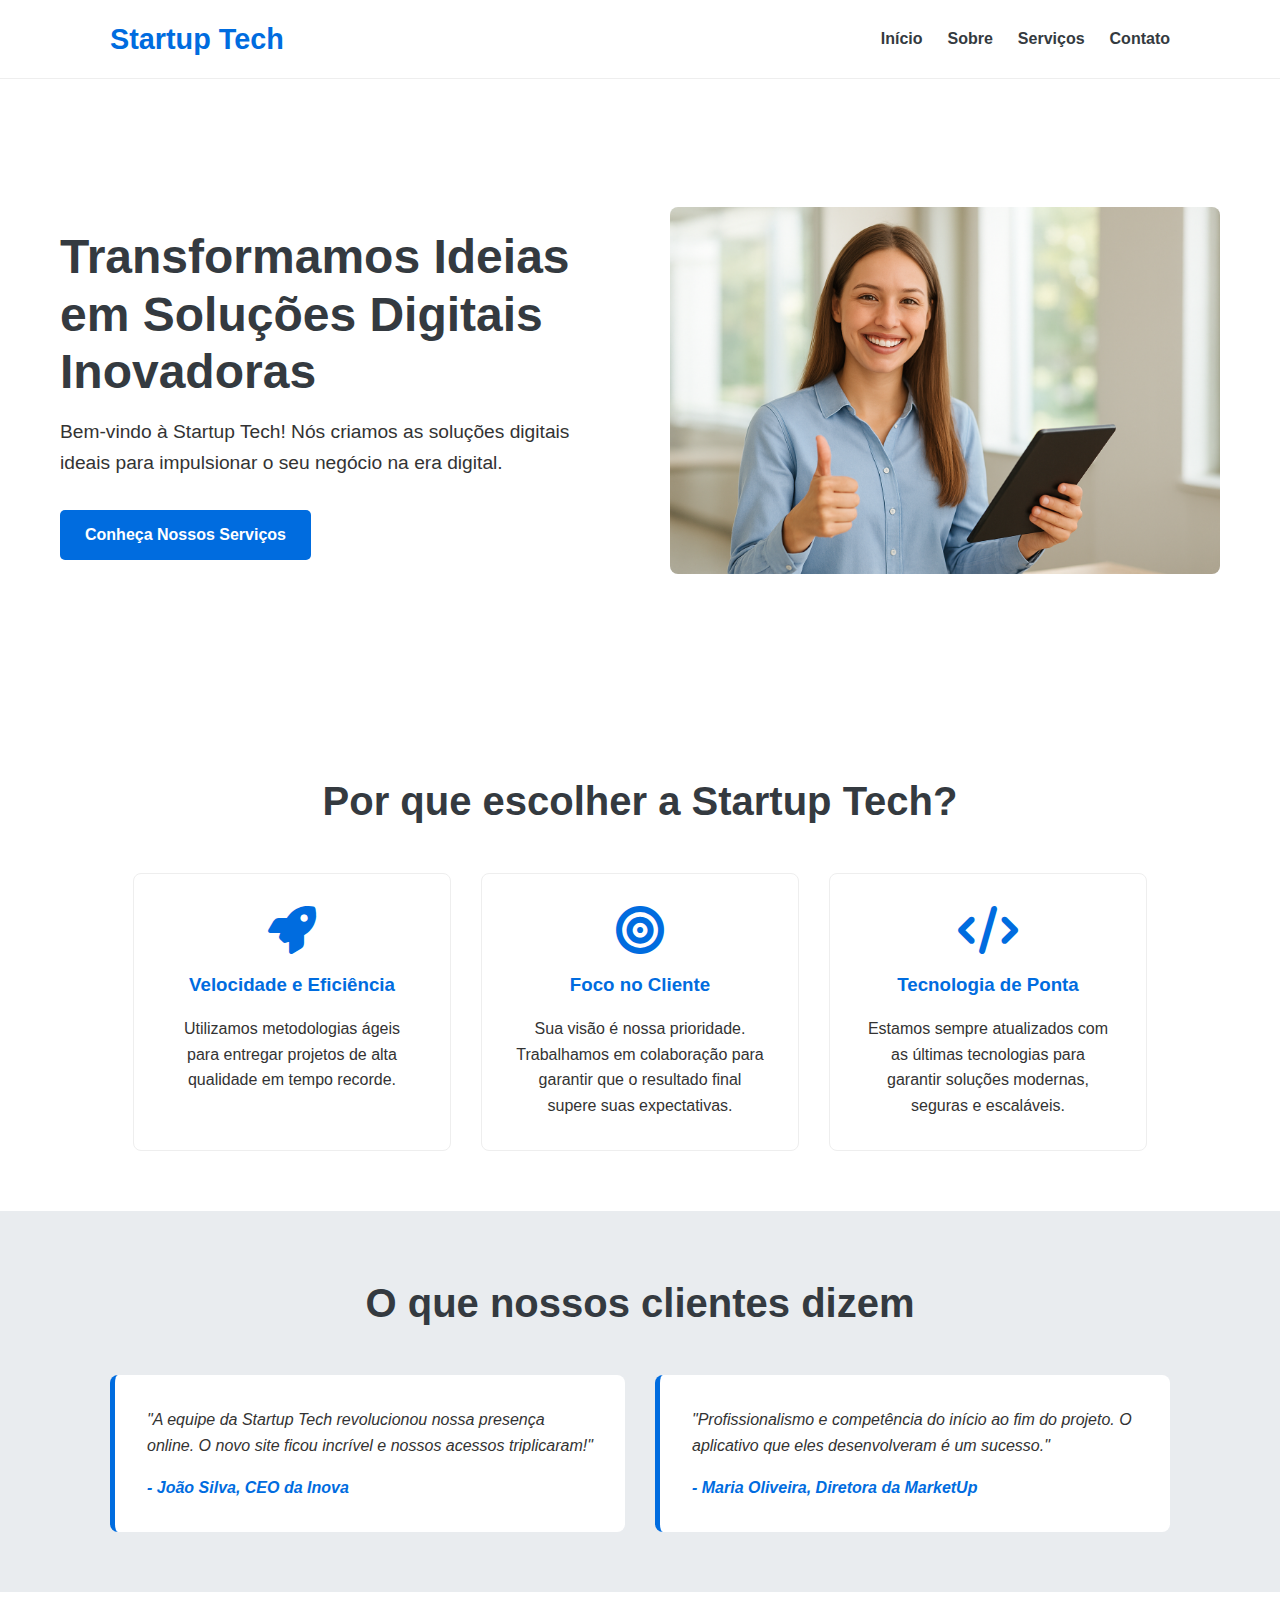
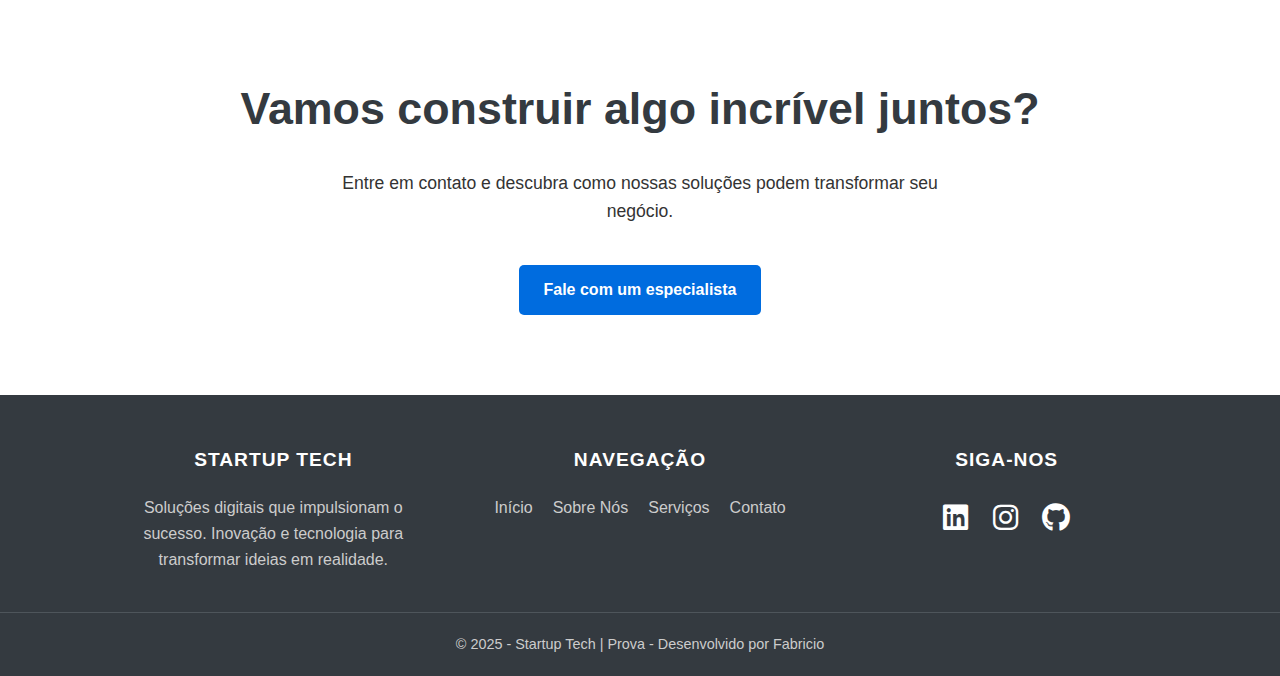
<file: index.html>
<!DOCTYPE html>
<html lang="pt-br">

<head>
    <meta charset="UTF-8">
    <meta name="viewport" content="width=device-width, initial-scale=1.0">
    <title>Startup Tech - Inovação e Soluções Digitais</title>
    <link rel="stylesheet" href="css/style.css">
    <link rel="stylesheet" href="css/index.css">
    <link rel="stylesheet" href="css/response.css">
    <link rel="stylesheet" href="https://cdnjs.cloudflare.com/ajax/libs/font-awesome/6.5.2/css/all.min.css">
</head>

<body>
    <header>
        <div class="container">
            <h1 class="logo">Startup Tech</h1>
            <input type="checkbox" id="menu-checkbox" class="menu-checkbox">
            <label for="menu-checkbox" class="menu-toggle">
                <i class="fas fa-bars"></i>
            </label>
            <nav>
                <ul>
                    <li><a href="index.html">Início</a></li>
                    <li><a href="sobre.html">Sobre</a></li>
                    <li><a href="servicos.html">Serviços</a></li>
                    <li><a href="contato.html">Contato</a></li>
                </ul>
            </nav>
        </div>
    </header>

    <main>
        <section class="hero">
            <div class="container hero-container">
                <div class="hero-texto">
                    <h2>Transformamos Ideias em Soluções Digitais Inovadoras</h2>
                    <p>Bem-vindo à Startup Tech! Nós criamos as soluções digitais ideais para impulsionar o seu negócio na era digital.</p>
                    <a href="servicos.html" class="btn-cta">Conheça Nossos Serviços</a>
                </div>
                <div class="hero-imagem">
                    <img src="img/imagem.png" alt="Ilustração de tecnologia e desenvolvimento">
                </div>
            </div>
        </section>

        <section class="destaques">
            <div class="container">
                <h2>Por que escolher a Startup Tech?</h2>
                <div class="destaques-grid">
                    <article class="destaque-item">
                        <i class="fas fa-rocket"></i>
                        <h3>Velocidade e Eficiência</h3>
                        <p>Utilizamos metodologias ágeis para entregar projetos de alta qualidade em tempo recorde.</p>
                    </article>
                    <article class="destaque-item">
                        <i class="fas fa-bullseye"></i>
                        <h3>Foco no Cliente</h3>
                        <p>Sua visão é nossa prioridade. Trabalhamos em colaboração para garantir que o resultado final
                            supere suas expectativas.</p>
                    </article>
                    <article class="destaque-item">
                        <i class="fas fa-code"></i>
                        <h3>Tecnologia de Ponta</h3>
                        <p>Estamos sempre atualizados com as últimas tecnologias para garantir soluções modernas,
                            seguras e escaláveis.</p>
                    </article>
                </div>
            </div>
        </section>

        <section class="depoimentos">
            <div class="container">
                <h2>O que nossos clientes dizem</h2>
                <div class="depoimentos-grid">
                    <article class="depoimento-card">
                        <blockquote>
                            <p>"A equipe da Startup Tech revolucionou nossa presença online. O novo site ficou incrível
                                e nossos acessos triplicaram!"</p>
                        </blockquote>
                        <footer>
                            <cite>- João Silva, CEO da Inova</cite>
                        </footer>
                    </article>
                    <article class="depoimento-card">
                        <blockquote>
                            <p>"Profissionalismo e competência do início ao fim do projeto. O aplicativo que eles
                                desenvolveram é um sucesso."</p>
                        </blockquote>
                        <footer>
                            <cite>- Maria Oliveira, Diretora da MarketUp</cite>
                        </footer>
                    </article>
                </div>
            </div>
        </section>

        <section class="chamada-acao-branca">
            <div class="container">
                <h2>Vamos construir algo incrível juntos?</h2>
                <p>Entre em contato e descubra como nossas soluções podem transformar seu negócio.</p>
                <a href="contato.html" class="btn-cta">Fale com um especialista</a>
            </div>
        </section>
    </main>

    <footer class="site-footer">
        <div class="container footer-grid">
            <div class="footer-coluna">
                <h3>Startup Tech</h3>
                <p>Soluções digitais que impulsionam o sucesso. Inovação e tecnologia para transformar ideias em
                    realidade.</p>
            </div>
            <div class="footer-coluna">
                <h3>Navegação</h3>
                <ul>
                    <li><a href="index.html">Início</a></li>
                    <li><a href="sobre.html">Sobre Nós</a></li>
                    <li><a href="servicos.html">Serviços</a></li>
                    <li><a href="contato.html">Contato</a></li>
                </ul>
            </div>
            <div class="footer-coluna">
                <h3>Siga-nos</h3>
                <div class="redes-sociais">
                    <a href="https://www.linkedin.com/in/mynameisfabricio/" target="_blank" aria-label="LinkedIn"><i
                            class="fab fa-linkedin"></i></a>
                    <a href="https://www.instagram.com/mynameisfabricio" target="_blank" aria-label="Instagram"><i
                            class="fab fa-instagram"></i></a>
                    <a href="https://github.com/mynameisfabricio" target="_blank" aria-label="Github"><i
                            class="fab fa-github"></i></a>
                </div>
            </div>
        </div>
        <div class="footer-copyright">
            <p>&copy; 2025 - Startup Tech | Prova - Desenvolvido por Fabricio</p>
        </div>
    </footer>
</body>

</html>
</file>
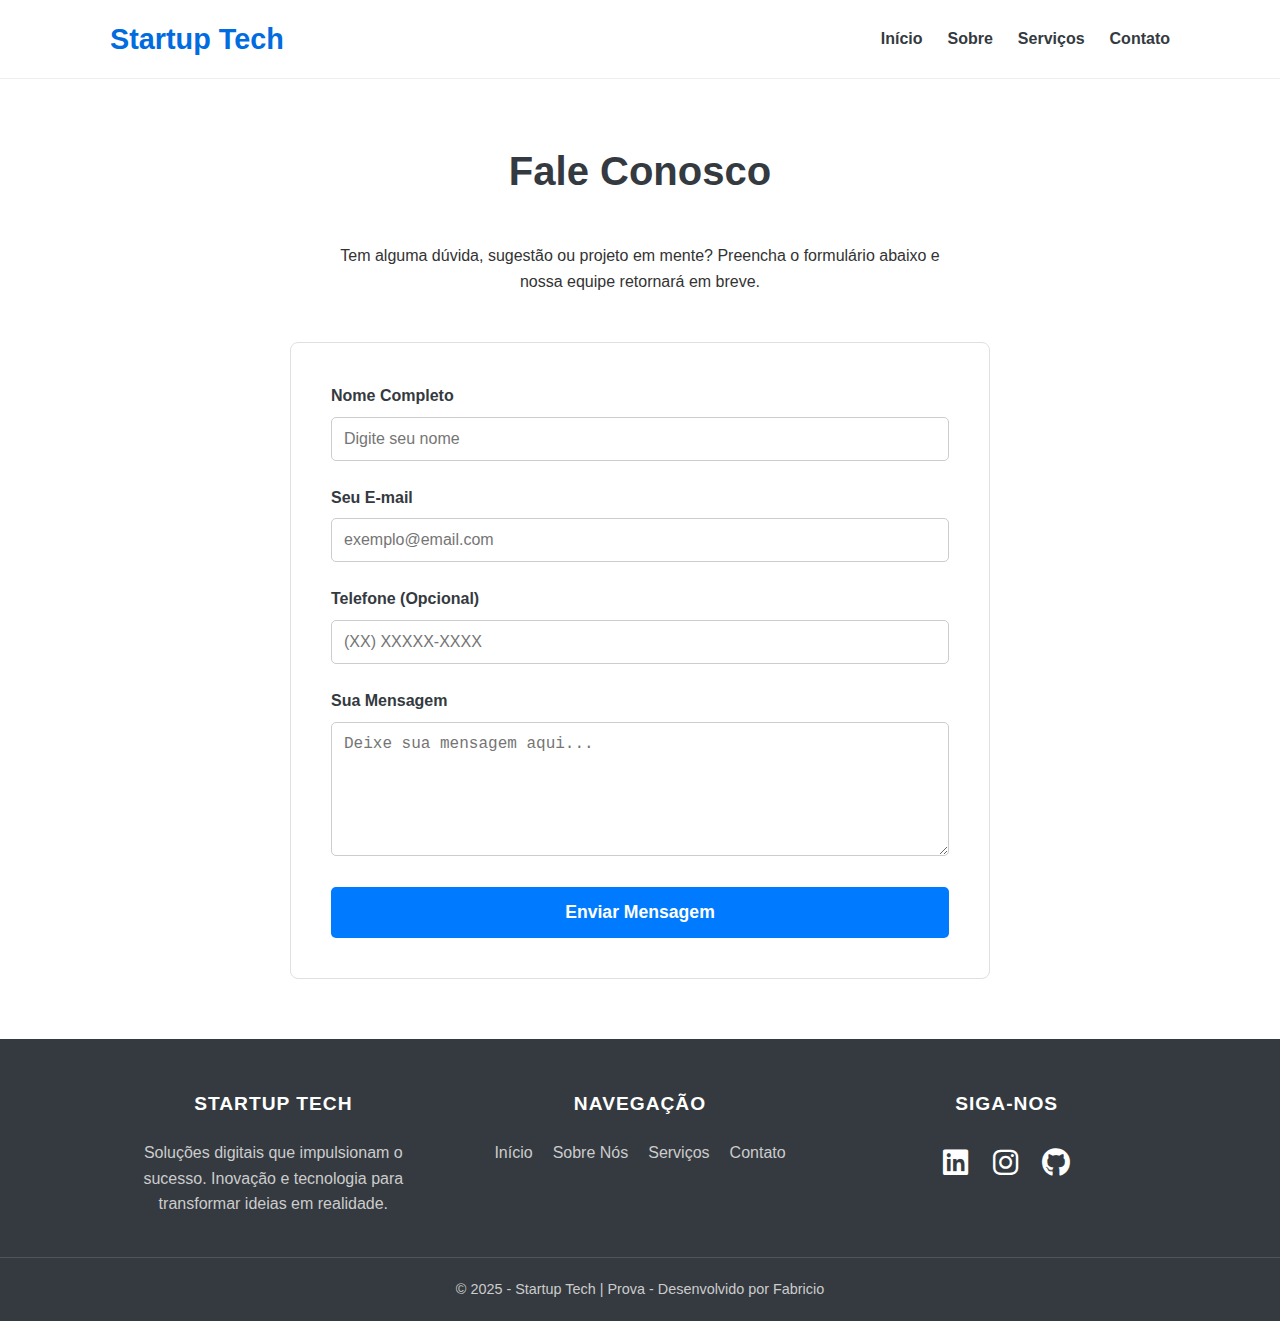
<file: contato.html>
<!DOCTYPE html>
<html lang="pt-br">
<head>
    <meta charset="UTF-8">
    <meta name="viewport" content="width=device-width, initial-scale=1.0">
    <title>Contato - Startup Tech</title>
    <link rel="stylesheet" href="css/style.css">
    <link rel="stylesheet" href="css/contato.css">
    <link rel="stylesheet" href="css/response.css">
    <link rel="stylesheet" href="https://cdnjs.cloudflare.com/ajax/libs/font-awesome/6.5.2/css/all.min.css">
</head>
<body>
    <header>
        <div class="container">
            <h1 class="logo">Startup Tech</h1>
            <input type="checkbox" id="menu-checkbox" class="menu-checkbox">
            <label for="menu-checkbox" class="menu-toggle">
                <i class="fas fa-bars"></i>
            </label>
            <nav>
                <ul>
                    <li><a href="index.html">Início</a></li>
                    <li><a href="sobre.html">Sobre</a></li>
                    <li><a href="servicos.html">Serviços</a></li>
                    <li><a href="contato.html">Contato</a></li>
                </ul>
            </nav>
        </div>
    </header>

    <main>
        <section class="pagina-contato">
            <div class="container">
                <h2>Fale Conosco</h2>
                <p>Tem alguma dúvida, sugestão ou projeto em mente? Preencha o formulário abaixo e nossa equipe retornará em breve.</p>
                <form action="obrigado.html" method="GET" class="form-contato">
                    <div class="form-grupo">
                        <label for="nome">Nome Completo</label>
                        <input type="text" id="nome" name="nome" placeholder="Digite seu nome" required>
                    </div>
                    <div class="form-grupo">
                        <label for="email">Seu E-mail</label>
                        <input type="email" id="email" name="email" placeholder="exemplo@email.com" required>
                    </div>
                    <div class="form-grupo">
                        <label for="telefone">Telefone (Opcional)</label>
                        <input type="tel" id="telefone" name="telefone" placeholder="(XX) XXXXX-XXXX" pattern="[0-9]{11}" maxlength="11">
                    </div>
                    <div class="form-grupo">
                        <label for="mensagem">Sua Mensagem</label>
                        <textarea id="mensagem" name="mensagem" rows="6" placeholder="Deixe sua mensagem aqui..." required minlength="5"></textarea>
                    </div>
                    <button type="submit">Enviar Mensagem</button>
                </form>
            </div>
        </section>
    </main>

    <footer class="site-footer">
        <div class="container footer-grid">
            <div class="footer-coluna">
                <h3>Startup Tech</h3>
                <p>Soluções digitais que impulsionam o sucesso. Inovação e tecnologia para transformar ideias em realidade.</p>
            </div>
            <div class="footer-coluna">
                <h3>Navegação</h3>
                <ul>
                    <li><a href="index.html">Início</a></li>
                    <li><a href="sobre.html">Sobre Nós</a></li>
                    <li><a href="servicos.html">Serviços</a></li>
                    <li><a href="contato.html">Contato</a></li>
                </ul>
            </div>
            <div class="footer-coluna">
                <h3>Siga-nos</h3>
                <div class="redes-sociais">
                    <a href="https://www.linkedin.com/in/mynameisfabricio/" target="_blank" aria-label="LinkedIn"><i class="fab fa-linkedin"></i></a>
                    <a href="https://www.instagram.com/mynameisfabricio" target="_blank" aria-label="Instagram"><i class="fab fa-instagram"></i></a>
                    <a href="https://github.com/mynameisfabricio" target="_blank" aria-label="Github"><i class="fab fa-github"></i></a>
                </div>
            </div>
        </div>
        <div class="footer-copyright">
            <p>&copy; 2025 - Startup Tech | Prova - Desenvolvido por Fabricio</p>
        </div>
    </footer>
</body>
</html>
</file>
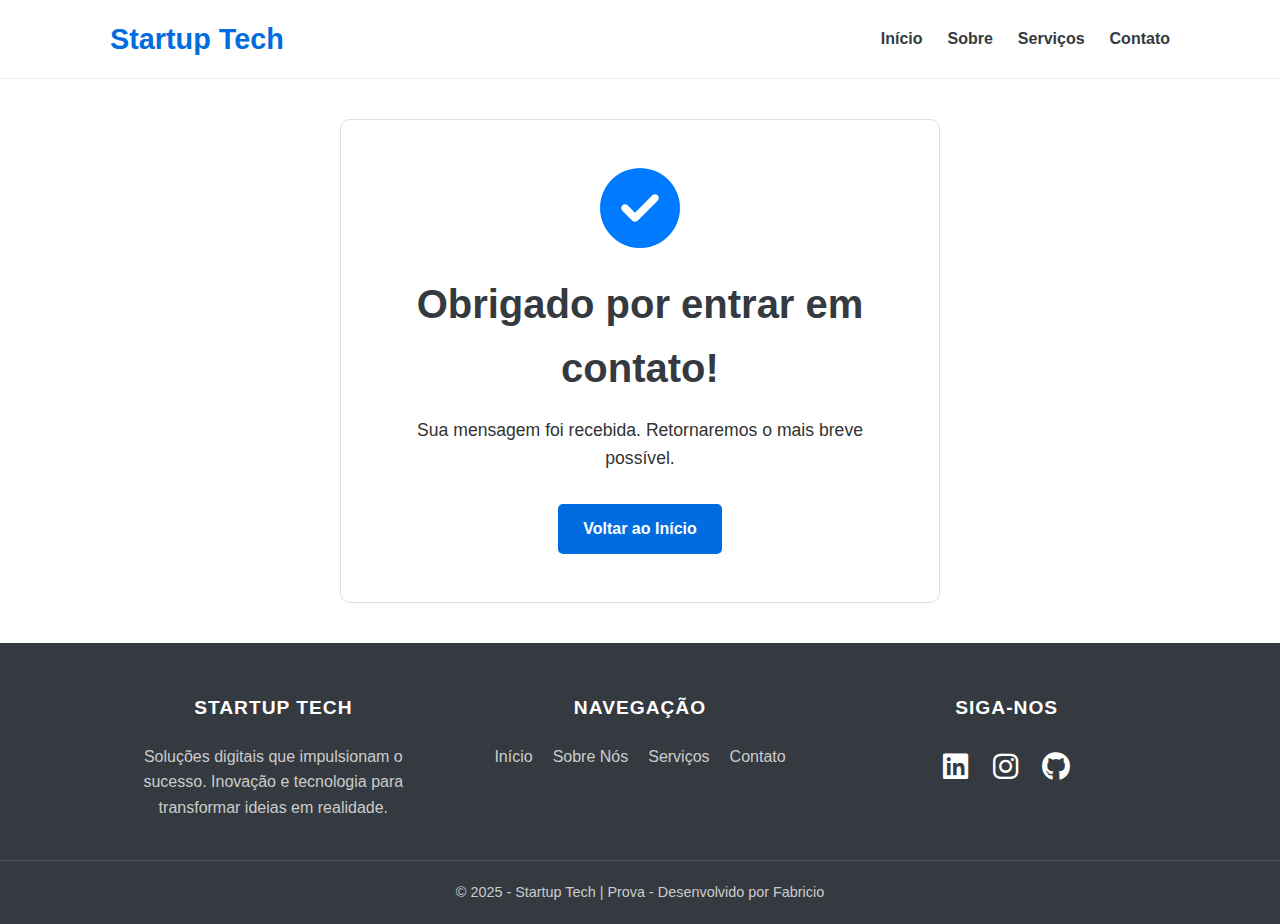
<file: obrigado.html>
<!DOCTYPE html>
<html lang="pt-br">
<head>
    <meta charset="UTF-8">
    <meta name="viewport" content="width=device-width, initial-scale=1.0">
    <title>Obrigado! - Startup Tech</title>
    <link rel="stylesheet" href="css/style.css">
    <link rel="stylesheet" href="css/obrigado.css">
    <link rel="stylesheet" href="css/response.css">
    <link rel="stylesheet" href="https://cdnjs.cloudflare.com/ajax/libs/font-awesome/6.5.2/css/all.min.css">
</head>
<body>
    <header>
        <div class="container">
            <h1 class="logo">Startup Tech</h1>
            <input type="checkbox" id="menu-checkbox" class="menu-checkbox">
            <label for="menu-checkbox" class="menu-toggle">
                <i class="fas fa-bars"></i>
            </label>
            <nav>
                <ul>
                    <li><a href="index.html">Início</a></li>
                    <li><a href="sobre.html">Sobre</a></li>
                    <li><a href="servicos.html">Serviços</a></li>
                    <li><a href="contato.html">Contato</a></li>
                </ul>
            </nav>
        </div>
    </header>

    <main>
        <section class="agradecimento-section">
            <div class="container">
                <div class="agradecimento-box">
                    <i class="fas fa-check-circle"></i>
                    <h1>Obrigado por entrar em contato!</h1>
                    <p>Sua mensagem foi recebida. Retornaremos o mais breve possível.</p>
                    <a href="index.html" class="btn-cta">Voltar ao Início</a>
                </div>
            </div>
        </section>
    </main>

    <footer class="site-footer">
        <div class="container footer-grid">
            <div class="footer-coluna">
                <h3>Startup Tech</h3>
                <p>Soluções digitais que impulsionam o sucesso. Inovação e tecnologia para transformar ideias em realidade.</p>
            </div>
            <div class="footer-coluna">
                <h3>Navegação</h3>
                <ul>
                    <li><a href="index.html">Início</a></li>
                    <li><a href="sobre.html">Sobre Nós</a></li>
                    <li><a href="servicos.html">Serviços</a></li>
                    <li><a href="contato.html">Contato</a></li>
                </ul>
            </div>
            <div class="footer-coluna">
                <h3>Siga-nos</h3>
                <div class="redes-sociais">
                    <a href="https://www.linkedin.com/in/mynameisfabricio/" target="_blank" aria-label="LinkedIn"><i class="fab fa-linkedin"></i></a>
                    <a href="https://www.instagram.com/mynameisfabricio" target="_blank" aria-label="Instagram"><i class="fab fa-instagram"></i></a>
                    <a href="https://github.com/mynameisfabricio" target="_blank" aria-label="Github"><i class="fab fa-github"></i></a>
                </div>
            </div>
        </div>
        <div class="footer-copyright">
            <p>&copy; 2025 - Startup Tech | Prova - Desenvolvido por Fabricio</p>
        </div>
    </footer>
</body>
</html>
</file>
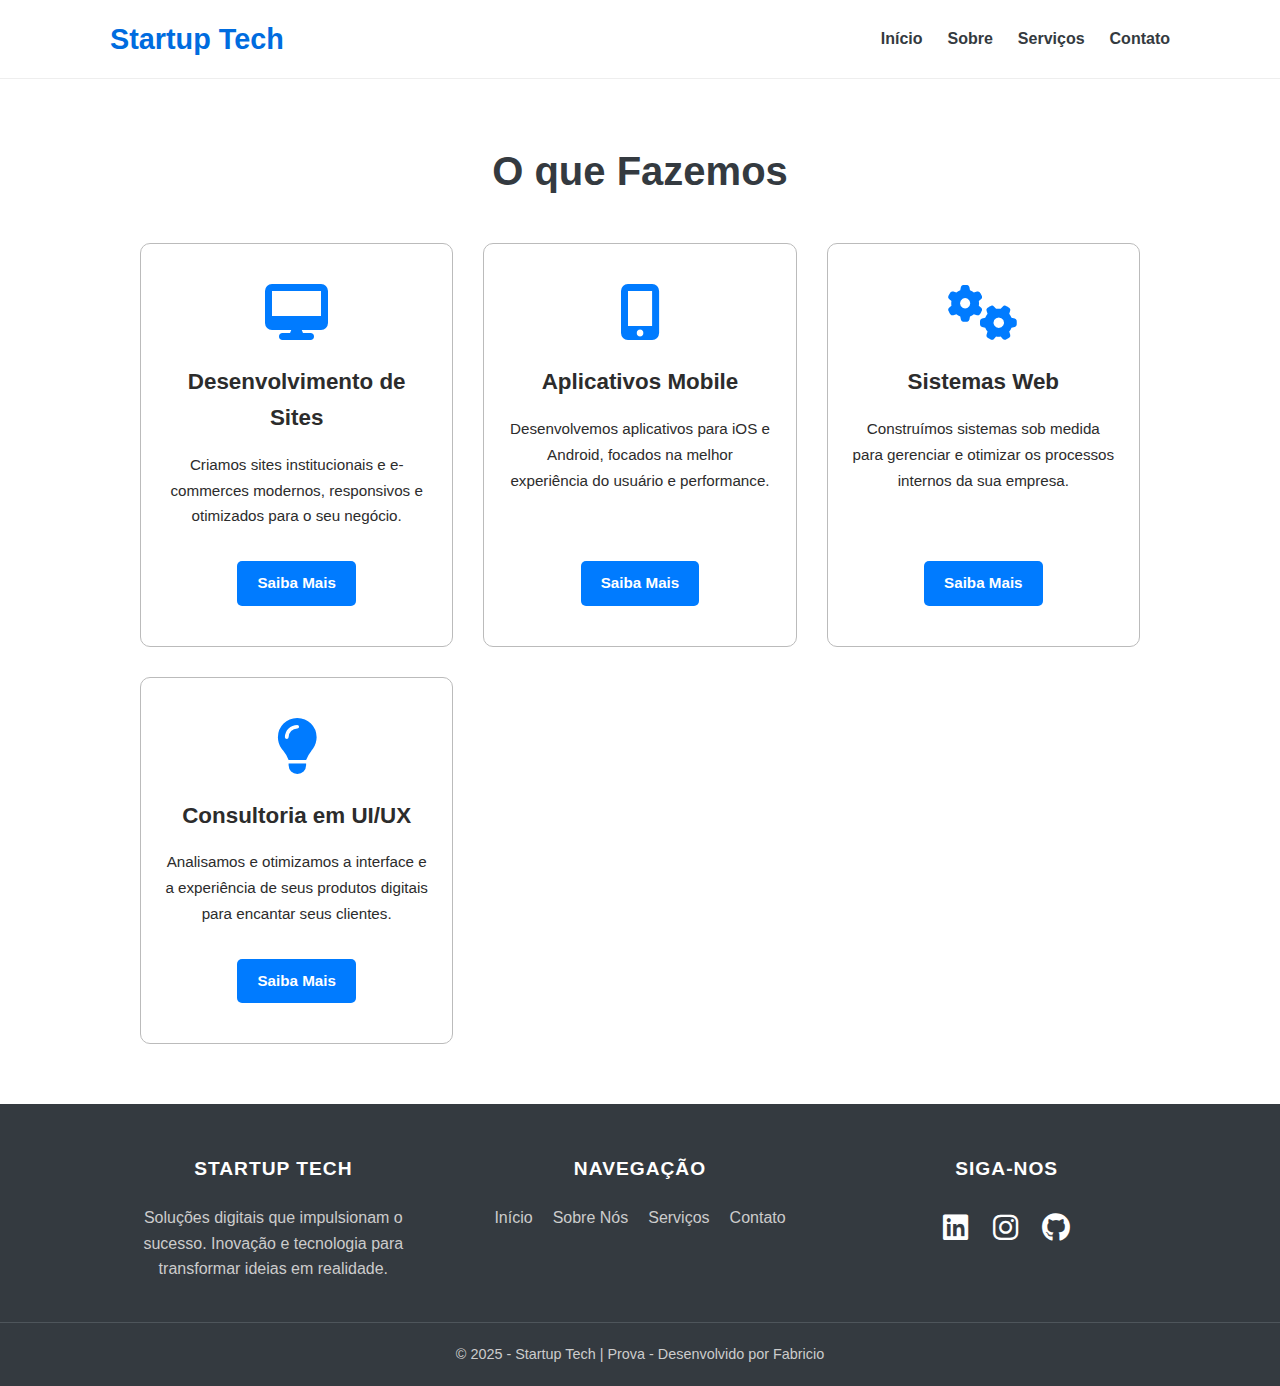
<file: servicos.html>
<!DOCTYPE html>
<html lang="pt-br">
<head>
    <meta charset="UTF-8">
    <meta name="viewport" content="width=device-width, initial-scale=1.0">
    <title>Serviços - Startup Tech</title>
    <link rel="stylesheet" href="css/style.css">
    <link rel="stylesheet" href="css/servicos.css">
    <link rel="stylesheet" href="css/response.css">
    <link rel="stylesheet" href="https://cdnjs.cloudflare.com/ajax/libs/font-awesome/6.5.2/css/all.min.css">
</head>
<body>
    <header>
        <div class="container">
            <h1 class="logo">Startup Tech</h1>
            <input type="checkbox" id="menu-checkbox" class="menu-checkbox">
            <label for="menu-checkbox" class="menu-toggle">
                <i class="fas fa-bars"></i>
            </label>
            <nav>
                <ul>
                    <li><a href="index.html">Início</a></li>
                    <li><a href="sobre.html">Sobre</a></li>
                    <li><a href="servicos.html">Serviços</a></li>
                    <li><a href="contato.html">Contato</a></li>
                </ul>
            </nav>
        </div>
    </header>

    <main>
        <section class="nossos-servicos">
            <div class="container">
                <h2>O que Fazemos</h2>
                <div class="servicos-grid">
                    <article class="card">
                        <i class="fas fa-desktop"></i>
                        <h3>Desenvolvimento de Sites</h3>
                        <p>Criamos sites institucionais e e-commerces modernos, responsivos e otimizados para o seu negócio.</p>
                        <a href="contato.html" class="btn-card-servico">Saiba Mais</a>
                    </article>
                    <article class="card">
                        <i class="fas fa-mobile-alt"></i>
                        <h3>Aplicativos Mobile</h3>
                        <p>Desenvolvemos aplicativos para iOS e Android, focados na melhor experiência do usuário e performance.</p>
                        <a href="contato.html" class="btn-card-servico">Saiba Mais</a>
                    </article>
                    <article class="card">
                        <i class="fas fa-cogs"></i>
                        <h3>Sistemas Web</h3>
                        <p>Construímos sistemas sob medida para gerenciar e otimizar os processos internos da sua empresa.</p>
                        <a href="contato.html" class="btn-card-servico">Saiba Mais</a>
                    </article>
                    <article class="card">
                        <i class="fas fa-lightbulb"></i>
                        <h3>Consultoria em UI/UX</h3>
                        <p>Analisamos e otimizamos a interface e a experiência de seus produtos digitais para encantar seus clientes.</p>
                        <a href="contato.html" class="btn-card-servico">Saiba Mais</a>
                    </article>
                </div>
            </div>
        </section>
    </main>

    <footer class="site-footer">
        <div class="container footer-grid">
            <div class="footer-coluna">
                <h3>Startup Tech</h3>
                <p>Soluções digitais que impulsionam o sucesso. Inovação e tecnologia para transformar ideias em realidade.</p>
            </div>
            <div class="footer-coluna">
                <h3>Navegação</h3>
                <ul>
                    <li><a href="index.html">Início</a></li>
                    <li><a href="sobre.html">Sobre Nós</a></li>
                    <li><a href="servicos.html">Serviços</a></li>
                    <li><a href="contato.html">Contato</a></li>
                </ul>
            </div>
            <div class="footer-coluna">
                <h3>Siga-nos</h3>
                <div class="redes-sociais">
                    <a href="https://www.linkedin.com/in/mynameisfabricio/" target="_blank" aria-label="LinkedIn"><i class="fab fa-linkedin"></i></a>
                    <a href="https://www.instagram.com/mynameisfabricio" target="_blank" aria-label="Instagram"><i class="fab fa-instagram"></i></a>
                    <a href="https://github.com/mynameisfabricio" target="_blank" aria-label="Github"><i class="fab fa-github"></i></a>
                </div>
            </div>
        </div>
        <div class="footer-copyright">
            <p>&copy; 2025 - Startup Tech | Prova - Desenvolvido por Fabricio</p>
        </div>
    </footer>
</body>
</html>
</file>
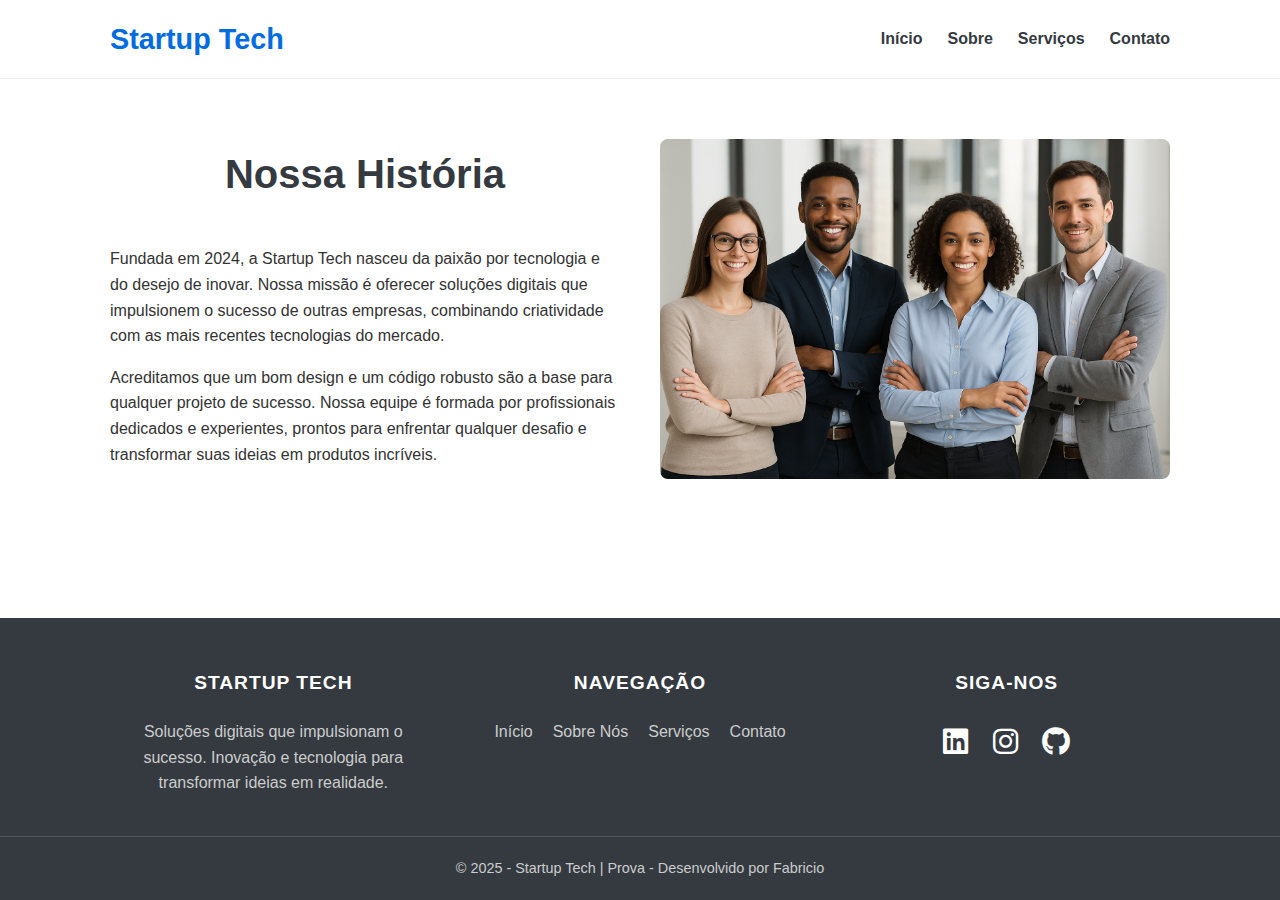
<file: sobre.html>
<!DOCTYPE html>
<html lang="pt-br">
<head>
    <meta charset="UTF-8">
    <meta name="viewport" content="width=device-width, initial-scale=1.0">
    <title>Sobre Nós - Startup Tech</title>
    <link rel="stylesheet" href="css/style.css">
    <link rel="stylesheet" href="css/sobre.css">
    <link rel="stylesheet" href="css/response.css">
    <link rel="stylesheet" href="https://cdnjs.cloudflare.com/ajax/libs/font-awesome/6.5.2/css/all.min.css">
</head>
<body>
    <header>
        <div class="container">
            <h1 class="logo">Startup Tech</h1>
            <input type="checkbox" id="menu-checkbox" class="menu-checkbox">
            <label for="menu-checkbox" class="menu-toggle">
                <i class="fas fa-bars"></i>
            </label>
            <nav>
                <ul>
                    <li><a href="index.html">Início</a></li>
                    <li><a href="sobre.html">Sobre</a></li>
                    <li><a href="servicos.html">Serviços</a></li>
                    <li><a href="contato.html">Contato</a></li>
                </ul>
            </nav>
        </div>
    </header>

    <main>
        <section class="sobre-nos">
            <div class="container">
                <div class="sobre-container">
                    <div class="sobre-texto">
                        <h2>Nossa História</h2>
                        <p>Fundada em 2024, a Startup Tech nasceu da paixão por tecnologia e do desejo de inovar. Nossa missão é oferecer soluções digitais que impulsionem o sucesso de outras empresas, combinando criatividade com as mais recentes tecnologias do mercado.</p>
                        <p>Acreditamos que um bom design e um código robusto são a base para qualquer projeto de sucesso. Nossa equipe é formada por profissionais dedicados e experientes, prontos para enfrentar qualquer desafio e transformar suas ideias em produtos incríveis.</p>
                    </div>
                    <div class="sobre-imagem">
                        <img src="./img/equipe.png" alt="Equipe da Startup Tech trabalhando">
                    </div>
                </div>
            </div>
        </section>
    </main>

    <footer class="site-footer">
        <div class="container footer-grid">
            <div class="footer-coluna">
                <h3>Startup Tech</h3>
                <p>Soluções digitais que impulsionam o sucesso. Inovação e tecnologia para transformar ideias em realidade.</p>
            </div>
            <div class="footer-coluna">
                <h3>Navegação</h3>
                <ul>
                    <li><a href="index.html">Início</a></li>
                    <li><a href="sobre.html">Sobre Nós</a></li>
                    <li><a href="servicos.html">Serviços</a></li>
                    <li><a href="contato.html">Contato</a></li>
                </ul>
            </div>
            <div class="footer-coluna">
                <h3>Siga-nos</h3>
                <div class="redes-sociais">
                    <a href="https://www.linkedin.com/in/mynameisfabricio/" target="_blank" aria-label="LinkedIn"><i class="fab fa-linkedin"></i></a>
                    <a href="https://www.instagram.com/mynameisfabricio" target="_blank" aria-label="Instagram"><i class="fab fa-instagram"></i></a>
                    <a href="https://github.com/mynameisfabricio" target="_blank" aria-label="Github"><i class="fab fa-github"></i></a>
                </div>
            </div>
        </div>
        <div class="footer-copyright">
            <p>&copy; 2025 - Startup Tech | Prova - Desenvolvido por Fabricio</p>
        </div>
    </footer>
</body>
</html>
</file>
<file: css/style.css>
html {
    height: 100%;
}
body {
    min-height: 100vh;
    display: flex;
    flex-direction: column;
}
main {
    flex-grow: 1;
}

* {
    margin: 0;
    padding: 0;
    box-sizing: border-box;
}

body {
    font-family: 'Segoe UI', Tahoma, Geneva, Verdana, sans-serif;
    background-color: #fff;
    color: #333;
    line-height: 1.6;
}

.container {
    max-width: 1100px;
    margin: 0 auto;
    padding: 0 20px;
}

h2 {
    text-align: center;
    margin-bottom: 2.5rem;
    font-size: 2.5rem;
    color: #343A40;
}

section {
    padding: 60px 0;
}

.btn-cta {
    display: inline-block;
    background-color: #006cdf;
    color: #fff;
    padding: 12px 25px;
    border-radius: 5px;
    text-decoration: none;
    font-weight: bold;
    font-size: 1rem;
}

.btn-cta:hover {
    background-color: #0056b3;
}

header {
    background-color: #fff;
    padding: 1rem 0;
    border-bottom: 1px solid #EEEEEE;
    position: sticky;
    top: 0;
    z-index: 1000;
}

header .container {
    display: flex;
    justify-content: space-between;
    align-items: center;
}

.logo {
    color: #006cdf;
    font-size: 1.8rem;
    font-weight: 800;
}

nav ul {
    list-style: none;
    display: flex;
    gap: 25px;
}

nav a {
    text-decoration: none;
    color: #343A40;
    font-weight: bold;
}

nav a:hover {
    color: #006cdf;
}

.site-footer {
    background-color: #343A40;
    color: #CCCCCC;
    padding: 50px 0 0 0;
}

.footer-grid {
    display: flex;
    justify-content: space-between;
    gap: 40px;
    padding-bottom: 40px;
}

.footer-coluna {
    flex: 1;
    text-align: center;
}

.footer-coluna h3 {
    color: #fff;
    margin-bottom: 20px;
    font-size: 1.2rem;
    text-transform: uppercase;
    letter-spacing: 1px;
}

.footer-coluna p {
    max-width: 300px;
    margin: 0 auto;
}

.footer-coluna ul {
    list-style: none;
    padding: 0;
    display: flex;
    justify-content: center;
    gap: 20px;
}

.footer-coluna ul li a {
    color: #CCCCCC;
    text-decoration: none;
}

.footer-coluna ul li a:hover {
    color: #006cdf;
}

.redes-sociais a {
    color: #fff;
    text-decoration: none;
    margin: 0 10px;
    font-size: 1.8rem;
}

.redes-sociais a:hover {
    color: #006cdf;
}

.footer-copyright {
    text-align: center;
    padding: 20px 0;
    border-top: 1px solid #4E555B;
    font-size: 0.9rem;
}

.menu-checkbox {
    display: none;
}

.menu-toggle {
    display: none;
    cursor: pointer;
    font-size: 1.8rem;
    color: #343A40;
}
</file>
<file: css/index.css>
.hero {
    background-color: #FFFFFF;
    padding: 40px 20px;
    display: flex;
    align-items: center;
    min-height: 70vh;
}

.hero-container {
    display: flex;
    align-items: center;
    gap: 40px;
    width: 100%;
    max-width: 1200px;
    margin: 0 auto;
}

.hero-texto {
    flex: 1;
    padding-right: 20px;
    display: flex;
    flex-direction: column;
    align-items: flex-start;
}

.hero-imagem {
    flex: 1;
    text-align: center;
}

.hero-imagem img {
    max-width: 100%;
    height: auto;
    border-radius: 8px;
}

.hero h2 {
    font-size: 3rem;
    margin-bottom: 1rem;
    line-height: 1.2;
    text-align: left;
    margin-left: 0;
    padding-left: 0;
}

.hero p {
    font-size: 1.2rem;
    max-width: 700px;
    margin-bottom: 2rem;
    text-align: left;
}

.destaques-grid {
    display: flex;
    gap: 30px;
    justify-content: center;
}

.destaque-item {
    background: #FFFFFF;
    padding: 2rem;
    border-radius: 8px;
    text-align: center;
    flex-basis: 30%;
    transition: transform 0.3s ease;
    border: 1px solid #eee;
}

.destaque-item:hover {
    transform: translateY(-5px);
}

.destaque-item i {
    font-size: 3rem;
    color: #006cdf;
    margin-bottom: 1rem;
}

.destaque-item h3 {
    color: #006cdf;
    margin-bottom: 1rem;
}

.depoimentos {
    background-color: #e9ecef;
}

.depoimentos-grid {
    display: flex;
    gap: 30px;
}

.depoimento-card {
    background: #fff;
    padding: 2rem;
    border-radius: 8px;
    border-left: 5px solid #006cdf;
    flex-basis: 50%;
}

.depoimento-card blockquote p {
    font-style: italic;
    margin-bottom: 1rem;
}

.depoimento-card cite {
    font-weight: bold;
    color: #006cdf;
}

.chamada-acao-branca {
    background-color: #fff;
    text-align: center;
    border-top: 1px solid #fff;
    padding: 80px 20px;
}

.chamada-acao-branca h2 {
    font-size: 2.8rem;
    margin-bottom: 1.5rem;
}

.chamada-acao-branca p {
    max-width: 600px;
    margin: 0 auto 2.5rem auto;
    font-size: 1.1rem;
}

.menu-toggle {
    display: none;
    background: none;
    border: none;
    font-size: 1.8rem;
    color: #343A40;
    cursor: pointer;
}
</file>
<file: css/response.css>
@media (max-width: 768px) {

    h2 {
        font-size: 2rem;
    }

    section {
        padding: 40px 0;
    }

    header .container {
        flex-direction: row;
    }

    .logo {
        font-size: 1.5rem;
    }
    
    .menu-toggle {
        display: block;
        z-index: 1001;
        margin-left: auto;
    }

    nav ul {
        display: none;
    }

    .menu-checkbox:checked ~ nav ul {
        display: flex;
        flex-direction: column;
        position: absolute;
        top: 60px;
        right: 0;
        width: 250px;
        background-color: #fff;
        border: 1px solid #eee;
        border-radius: 8px 0 8px 8px;
        padding: 1rem;
        box-shadow: 0 4px 12px rgba(0,0,0,0.1);
    }
    
    nav ul li {
        margin: 10px 0;
        text-align: center;
    }

    .hero-container {
        flex-direction: column;
        text-align: center;
    }

    .hero-imagem {
        display: none;
    }

    .hero-texto {
        align-items: center;
        text-align: center;
        padding-right: 0;
    }

    .hero h2 {
        font-size: 2.2rem;
        text-align: center;
    }

    .hero p {
        text-align: center;
    }

    .destaques-grid, .depoimentos-grid {
        flex-direction: column;
    }

    .sobre-container {
        display: flex;
        flex-direction: column;
        text-align: center;
    }
    
    .sobre-imagem {
        order: -1;
        margin-bottom: 2rem;
    }

    .servicos-grid {
        grid-template-columns: 1fr;
    }
    
    .form-contato {
        padding: 1.5rem;
    }

    .footer-grid {
        flex-direction: column;
        gap: 30px;
        text-align: center;
    }

    .footer-coluna ul {
        flex-direction: column;
        gap: 15px;
    }
}
</file>
<file: css/contato.css>
.pagina-contato > .container > p {
    text-align: center;
    max-width: 600px;
    margin: 0 auto 3rem auto;
}

.form-contato {
    max-width: 700px;
    margin: 0 auto;
    background: #FFFFFF;
    padding: 2.5rem;
    border-radius: 8px;
    border: 1px solid #e0e0e0; 
    box-shadow: none !important;
}

.form-grupo {
    margin-bottom: 1.5rem;
}

.form-contato label {
    display: block;
    margin-bottom: 8px;
    font-weight: bold;
    color: #343A40;
}

.form-contato input,
.form-contato textarea {
    width: 100%;
    padding: 12px;
    border: 1px solid #ccc;
    border-radius: 5px;
    font-size: 1rem;
    transition: border-color 0.3s ease, box-shadow 0.3s ease;
}

.form-contato input:focus,
.form-contato textarea:focus {
    outline: none;
    border-color: #007BFF;
    box-shadow: none !important;
}

.form-contato button {
    background-color: #007BFF;
    color: #fff;
    border: none;
    padding: 15px 20px;
    border-radius: 5px;
    cursor: pointer;
    font-size: 1.1rem;
    font-weight: bold;
    width: 100%;
    transition: background-color 0.3s ease;
}

.form-contato button:hover {
    background-color: #0056b3;
}
</file>
<file: css/obrigado.css>
.agradecimento-section {
    text-align: center;
    display: flex;
    justify-content: center;
    align-items: center;
    padding: 40px 0;
}

.agradecimento-box {
    background-color: #ffff;
    padding: 3rem;
    border-radius: 10px;
    border: 1px solid #DDDDDD;
    max-width: 600px;
    width: 100%;
}

.agradecimento-box i {
    font-size: 5rem;
    color: #007BFF;
    margin-bottom: 1.5rem;
}

.agradecimento-box h1 {
    font-size: 2.5rem;
    color: #343A40;
    margin-bottom: 1rem;
}

.agradecimento-box p {
    font-size: 1.1rem;
    margin-bottom: 2rem;
}
</file>
<file: css/servicos.css>
.servicos-grid {
    display: grid;
    grid-template-columns: repeat(auto-fit, minmax(280px, 1fr));
    gap: 30px;
    justify-content: center;
    max-width: 1000px;
    margin: 0 auto;
}

.card {
    background: #ffff;
    padding: 2.5rem 1.5rem;
    border-radius: 10px;
    border: 1px solid #BBBBBB;
    text-align: center;
    display: flex;
    flex-direction: column;
    align-items: center;
}

.card i {
    font-size: 3.5rem;
    color: #007BFF;
    margin-bottom: 1.5rem;
}

.card h3 {
    color: #2c2c2c;
    margin-bottom: 1rem;
    font-size: 1.4rem;
}

.card p {
    font-size: 0.95rem;
    color: #2c2c2c;
    margin-bottom: 2rem;
    line-height: 1.7;
    overflow-wrap: break-word;
}

.btn-card-servico {
    display: inline-block;
    background-color: #007BFF;
    color: #ffff;
    padding: 10px 20px;
    border-radius: 5px;
    text-decoration: none;
    font-weight: bold;
    font-size: 0.95rem;
    margin-top: auto;
}

.btn-card-servico:hover {
    background-color: #0056b3;
}
</file>
<file: css/sobre.css>
.sobre-container {
    display: grid;
    grid-template-columns: 1fr 1fr;
    gap: 40px;
    align-items: center;
}

.sobre-imagem img {
    border-radius: 8px;
    max-width: 100%;
}

.sobre-texto p {
    margin-bottom: 1rem;
}
</file>
